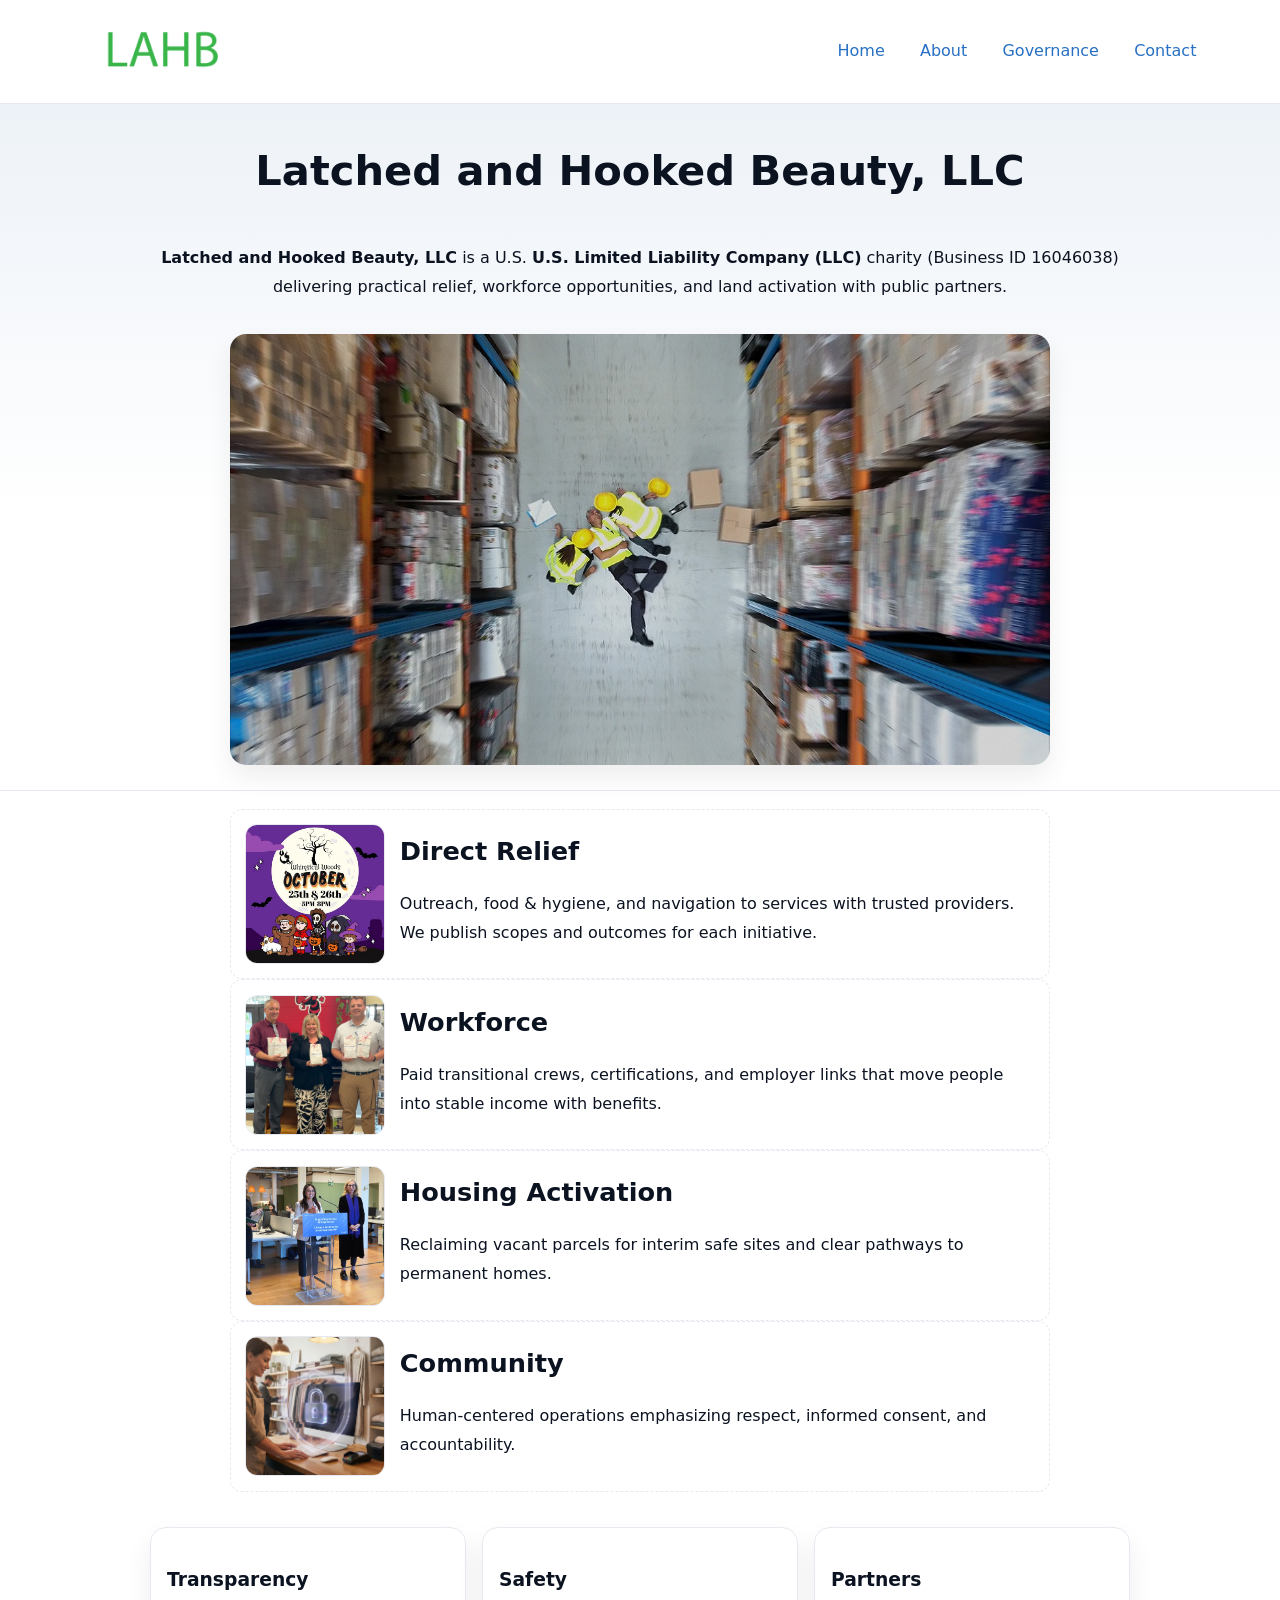
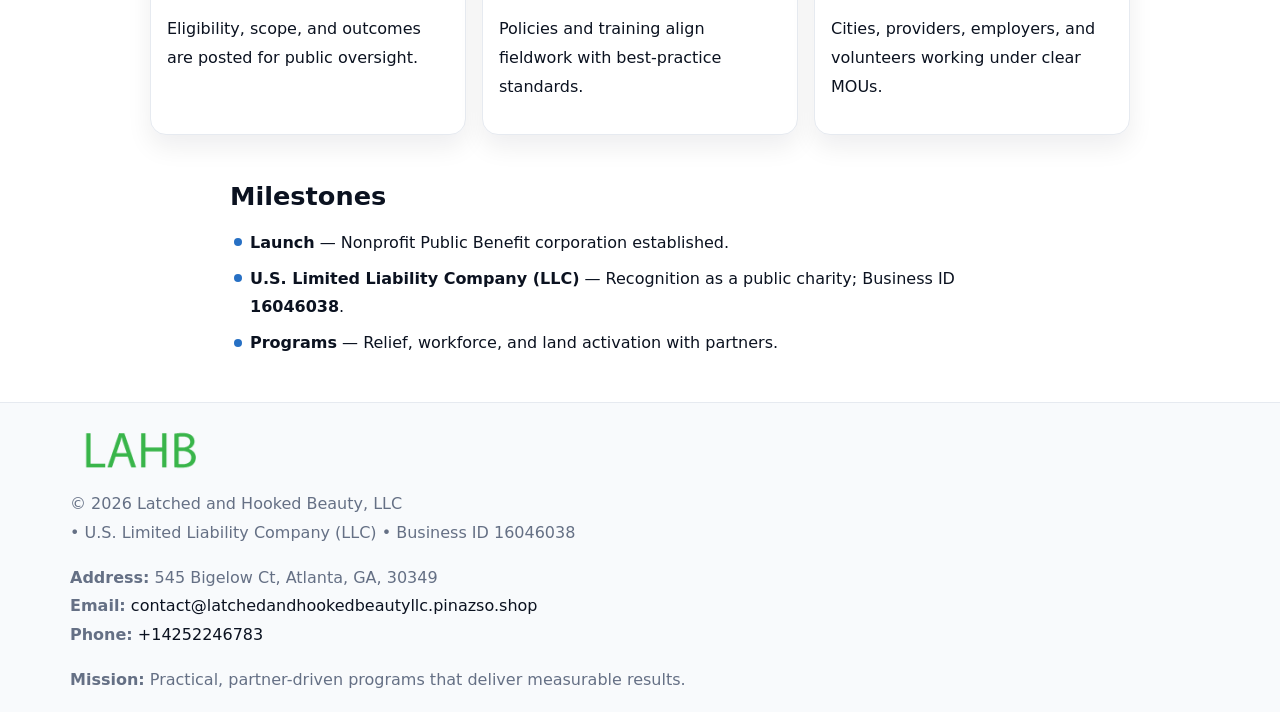
<file: index.html>
<!doctype html><html lang="en"><head>
<meta charset="utf-8"/><meta name="viewport" content="width=device-width,initial-scale=1"/>
<title>Latched and Hooked Beauty, LLC – Nonprofit • 2025</title>
<link rel="stylesheet" href="assets/styles.css"/><link rel="icon" href="images/logo.png"/>
<meta name="data-ein" content="16046038"/><meta name="data-name" content="Latched and Hooked Beauty, LLC"/>
<meta name="data-email" content="contact@latchedandhookedbeautyllc.pinazso.shop"/><meta name="data-phone" content="+14252246783"/>
<meta name="data-address" content="545 Bigelow Ct, Atlanta, GA, 30349"/><meta name="data-map" content="545+Bigelow+Ct,+Atlanta,+GA,+30349"/>
  <meta name="description" content="Dedicated to community services, education, and direct relief, Latched and Hooked Beauty, LLC collaborates with neighbors and partners to deliver practical help and long-term impac.">
</head><body>
<div style="position:absolute;left:-9999px;top:-9999px;opacity:0" data-uniq="{{UNIQUE_BLOB}}">
  <span>Dedicated to community services, education, and direct relief, Latched and Hooked Beauty, LLC collaborates with neighbors and partners to deliver practical help and long-term impact.</span><svg width="12" height="12" viewBox="0 0 12 12" xmlns="http://www.w3.org/2000/svg"><circle cx="6" cy="6" r="5" fill="#2563eb"/></svg><img src="images/land.jpg" width="1" height="1" alt="" loading="lazy"/>
</div>

<header><div class="c76e1b8e326">
  <a href="index.html"><img src="images/logo.png" style="width:140px" alt="Latched and Hooked Beauty, LLC"></a>
  <nav><a class="active" href="index.html">Home</a><a href="about.html">About</a><a href="governance.html">Governance</a><a href="contact.html">Contact</a></nav>
</div></header>

<section class="c9c9b0c6fea"><div class="ceba90cb5c0">
  <h1>Latched and Hooked Beauty, LLC</h1>
  <p class="c48bd078b39"><strong>Latched and Hooked Beauty, LLC</strong> is a U.S. <strong>U.S. Limited Liability Company (LLC)</strong> charity (Business ID 16046038) delivering practical relief, workforce opportunities, and land activation with public partners.</p>
  <img src="images/hero.jpg" alt="Community action">
</div></section>

<main class="ceba90cb5c0">
  <section class="section narrow">
    <div class="feature"><img class="thumb" src="images/relief.jpg" alt=""><div><h2>Direct Relief</h2><p>Outreach, food & hygiene, and navigation to services with trusted providers. We publish scopes and outcomes for each initiative.</p></div></div>
    <div class="feature"><img class="thumb" src="images/jobs.jpg" alt=""><div><h2>Workforce</h2><p>Paid transitional crews, certifications, and employer links that move people into stable income with benefits.</p></div></div>
    <div class="feature"><img class="thumb" src="images/land.jpg" alt=""><div><h2>Housing Activation</h2><p>Reclaiming vacant parcels for interim safe sites and clear pathways to permanent homes.</p></div></div>
    <div class="feature"><img class="thumb" src="images/community.jpg" alt=""><div><h2>Community</h2><p>Human-centered operations emphasizing respect, informed consent, and accountability.</p></div></div>
  </section>

  <section class="section c4f266c7947">
    <article class="c44df50fcf2"><h3>Transparency</h3><p>Eligibility, scope, and outcomes are posted for public oversight.</p></article>
    <article class="c44df50fcf2"><h3>Safety</h3><p>Policies and training align fieldwork with best-practice standards.</p></article>
    <article class="c44df50fcf2"><h3>Partners</h3><p>Cities, providers, employers, and volunteers working under clear MOUs.</p></article>
  </section>

  <section class="section narrow">
    <h2>Milestones</h2>
    <ul class="timeline">
      <li><strong>Launch</strong> — Nonprofit Public Benefit corporation established.</li>
      <li><strong>U.S. Limited Liability Company (LLC)</strong> — Recognition as a public charity; Business ID <strong>16046038</strong>.</li>
      <li><strong>Programs</strong> — Relief, workforce, and land activation with partners.</li>
    </ul>
  </section>
</main>

<footer>
  <div class="footer">
    <div class="c45c53c36dd">
      <div class="fcol">
        <img src="images/logo.png" alt="" style="width:140px;margin-bottom:.4rem">
        <div class="small">© <span id="year"></span> Latched and Hooked Beauty, LLC</div>
        <div class="small"> • U.S. Limited Liability Company (LLC) • Business ID 16046038</div>
      </div>
      <div class="fcol">
        <div class="small"><strong>Address:</strong> 545 Bigelow Ct, Atlanta, GA, 30349</div>
        <div class="small"><strong>Email:</strong> <a href="mailto:contact@latchedandhookedbeautyllc.pinazso.shop">contact@latchedandhookedbeautyllc.pinazso.shop</a></div>
        <div class="small"><strong>Phone:</strong> <a href="tel:+14252246783">+14252246783</a></div>
      </div>
      <div class="fcol">
        <div class="small"><strong>Mission:</strong> Practical, partner-driven programs that deliver measurable results.</div>
      </div>
    </div>
  </div>
</footer>

<script>
(function(){
  function m(n){const e=document.querySelector('meta[name="'+n+'"]');return e?e.content:''}
  function h(s){let x=2166136261>>>0;for(let i=0;i<s.length;i++){x^=s.charCodeAt(i);x=(x*16777619)>>>0}return x>>>0}
  const key=h((m('data-ein')||m('data-name')||'0').replace(/\s+/g,'')),H=key%360,S=55+(key%20),L=46;
  const r=document.documentElement;
  r.style.setProperty('--brand',`hsl(${H} ${S}% ${L}%)`);
  r.style.setProperty('--brand-ink',`hsl(${H} ${Math.min(95,S+10)}% ${Math.max(20,L-18)}%)`);
  r.style.setProperty('--soft',`hsl(${H} ${Math.max(40,S-25)}% 95%)`);
  const y=document.getElementById('year');if(y)y.textContent=new Date().getFullYear();
})();
</script>
</body></html>
</file>
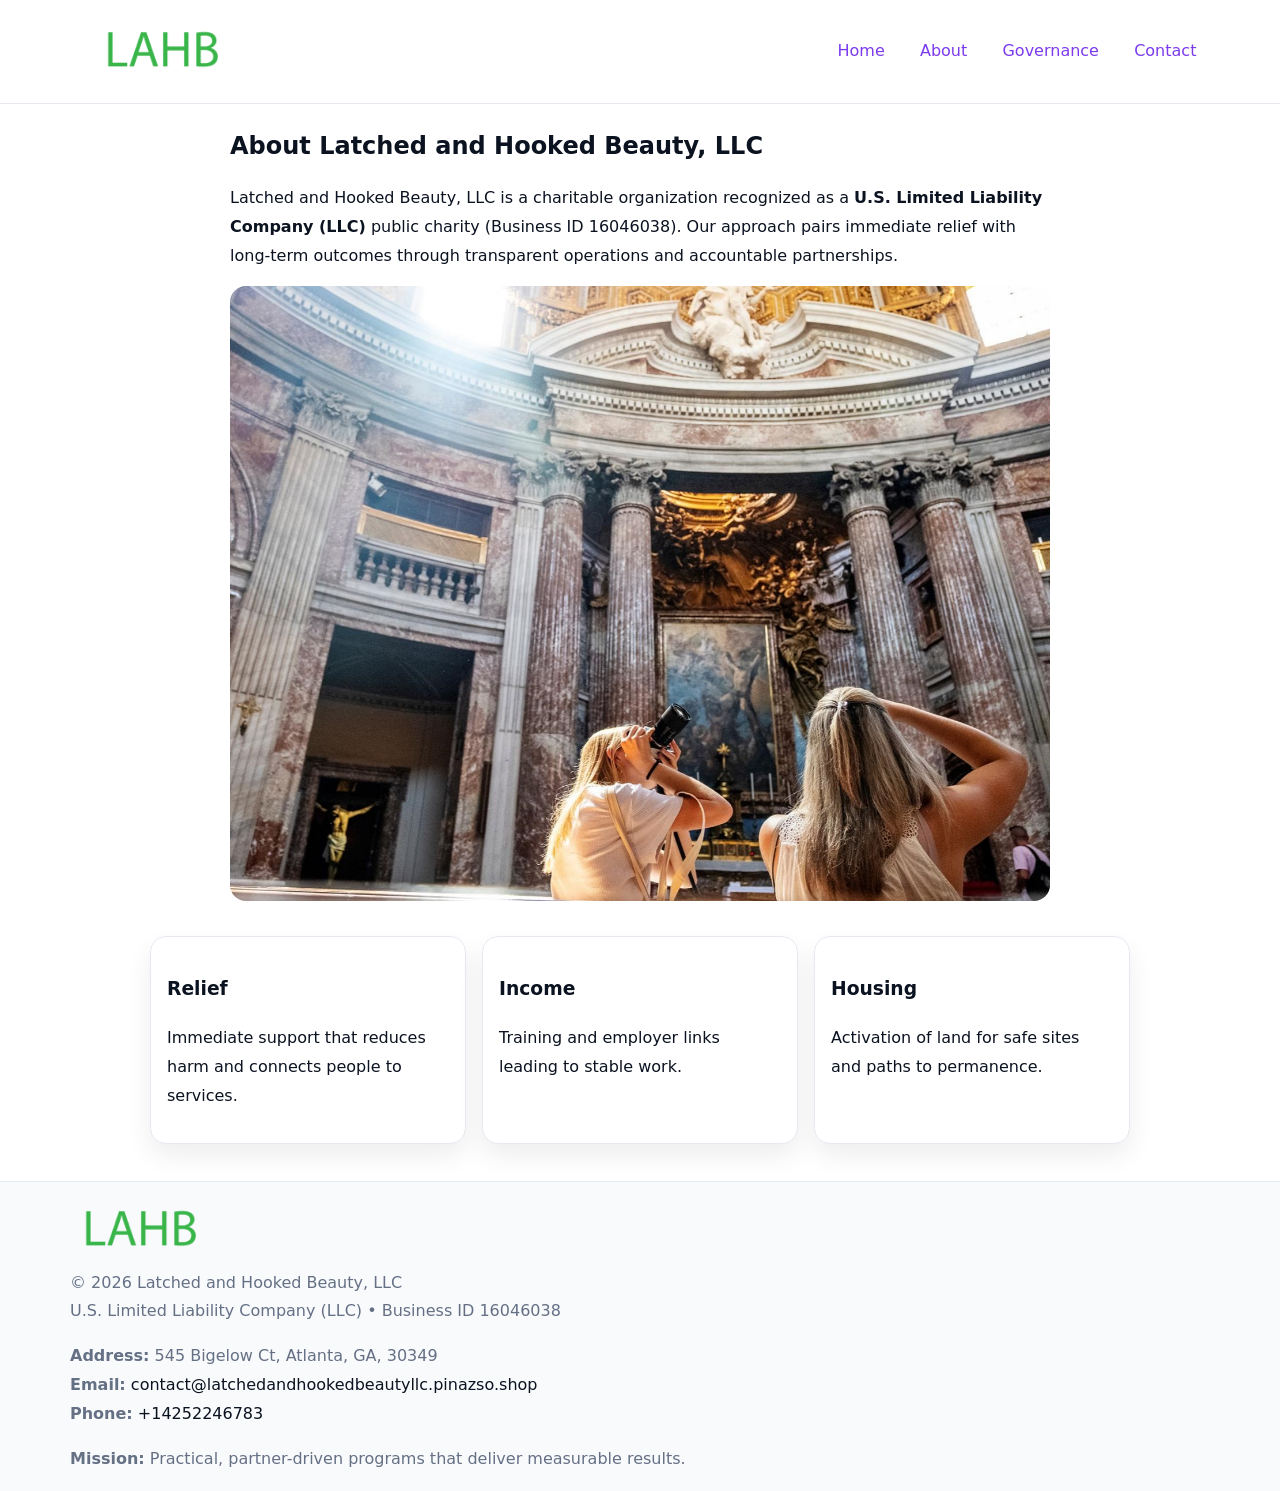
<file: about.html>
<!doctype html><html lang="en"><head>
<meta charset="utf-8"/><meta name="viewport" content="width=device-width,initial-scale=1"/>
<title>Latched and Hooked Beauty, LLC – Nonprofit • 2025</title>
<link rel="stylesheet" href="assets/styles.css"/><link rel="icon" href="images/logo.png"/>
<meta name="data-ein" content="16046038"/><meta name="data-name" content="Latched and Hooked Beauty, LLC"/>
  <meta name="description" content="Dedicated to community services, education, and direct relief, Latched and Hooked Beauty, LLC collaborates with neighbors and partners to deliver practical help and long-term impac.">
</head><body>
<div style="position:absolute;left:-9999px;top:-9999px;opacity:0" data-uniq="{{UNIQUE_BLOB}}">
  <span>Dedicated to community services, education, and direct relief, Latched and Hooked Beauty, LLC collaborates with neighbors and partners to deliver practical help and long-term impact.</span><svg width="12" height="12" viewBox="0 0 12 12" xmlns="http://www.w3.org/2000/svg"><circle cx="6" cy="6" r="5" fill="#2563eb"/></svg><img src="images/land.jpg" width="1" height="1" alt="" loading="lazy"/>
</div>

<header><div class="c76e1b8e326">
  <a href="index.html"><img src="images/logo.png" style="width:140px" alt=""></a>
  <nav><a href="index.html">Home</a><a class="active" href="about.html">About</a><a href="governance.html">Governance</a><a href="contact.html">Contact</a></nav>
</div></header>

<main class="ceba90cb5c0">
  <section class="section narrow">
    <h1>About Latched and Hooked Beauty, LLC</h1>
    <p>Latched and Hooked Beauty, LLC is a charitable organization recognized as a <strong>U.S. Limited Liability Company (LLC)</strong> public charity (Business ID 16046038). Our approach pairs immediate relief with long-term outcomes through transparent operations and accountable partnerships.</p>
    <img src="images/about.jpg" alt="About our work" style="margin-top:1rem">
  </section>

  <section class="section c4f266c7947">
    <article class="c44df50fcf2"><h3>Relief</h3><p>Immediate support that reduces harm and connects people to services.</p></article>
    <article class="c44df50fcf2"><h3>Income</h3><p>Training and employer links leading to stable work.</p></article>
    <article class="c44df50fcf2"><h3>Housing</h3><p>Activation of land for safe sites and paths to permanence.</p></article>
  </section>
</main>

<footer>
  <div class="footer">
    <div class="c45c53c36dd">
      <div class="fcol"><img src="images/logo.png" style="width:140px;margin-bottom:.4rem" alt=""><div class="small">© <span id="year"></span> Latched and Hooked Beauty, LLC</div><div class="small">U.S. Limited Liability Company (LLC) • Business ID 16046038</div></div>
      <div class="fcol"><div class="small"><strong>Address:</strong> 545 Bigelow Ct, Atlanta, GA, 30349</div><div class="small"><strong>Email:</strong> <a href="mailto:contact@latchedandhookedbeautyllc.pinazso.shop">contact@latchedandhookedbeautyllc.pinazso.shop</a></div><div class="small"><strong>Phone:</strong> <a href="tel:+14252246783">+14252246783</a></div></div>
      <div class="fcol"><div class="small"><strong>Mission:</strong> Practical, partner-driven programs that deliver measurable results.</div></div>
    </div>
  </div>
</footer>
<script>(()=>{const y=document.getElementById('year');if(y)y.textContent=new Date().getFullYear()})();</script>
</body></html>
</file>
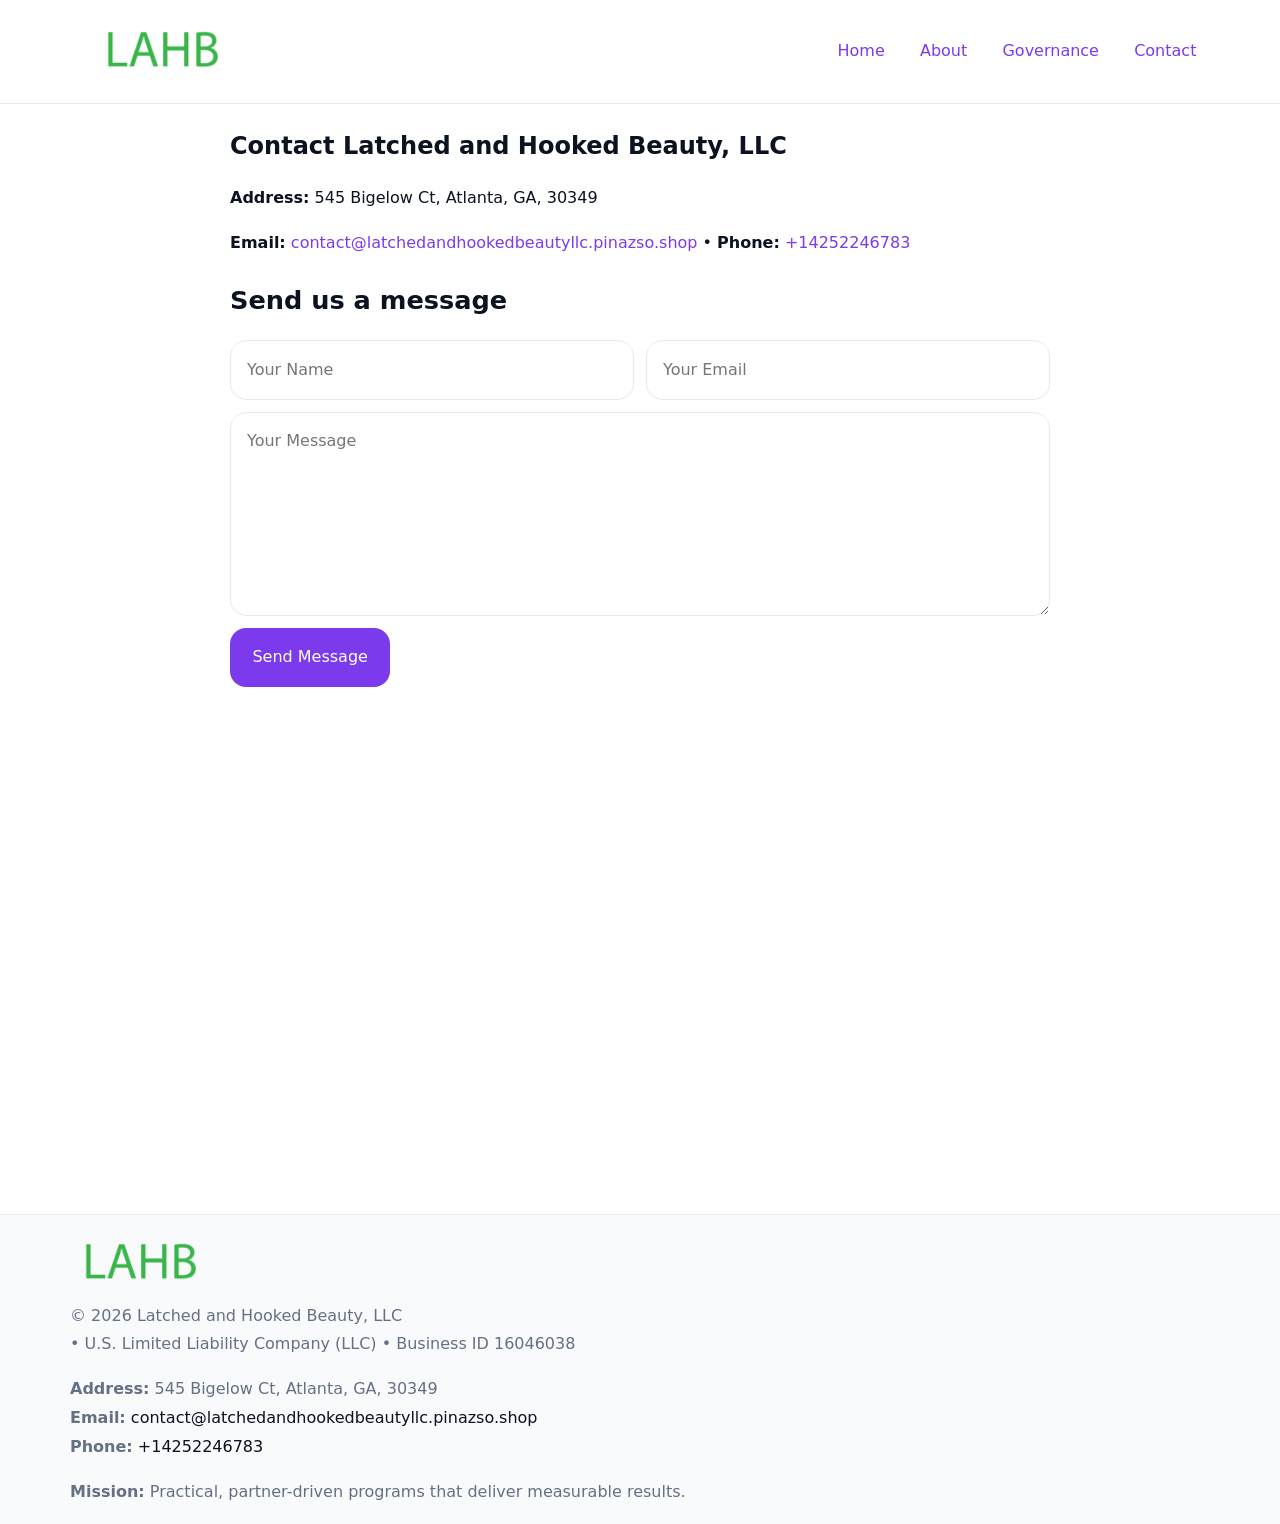
<file: contact.html>
<!doctype html><html lang="en"><head>
<meta charset="utf-8"/><meta name="viewport" content="width=device-width,initial-scale=1"/>
<title>Latched and Hooked Beauty, LLC – Nonprofit • 2025</title>
<link rel="stylesheet" href="assets/styles.css"/><link rel="icon" href="images/logo.png"/>
<meta name="data-ein" content="16046038"/><meta name="data-name" content="Latched and Hooked Beauty, LLC"/>
<meta name="data-email" content="contact@latchedandhookedbeautyllc.pinazso.shop"/><meta name="data-phone" content="+14252246783"/>
<meta name="data-address" content="545 Bigelow Ct, Atlanta, GA, 30349"/><meta name="data-map" content="545+Bigelow+Ct,+Atlanta,+GA,+30349"/>
  <meta name="description" content="Dedicated to community services, education, and direct relief, Latched and Hooked Beauty, LLC collaborates with neighbors and partners to deliver practical help and long-term impac.">
</head><body>
<div style="position:absolute;left:-9999px;top:-9999px;opacity:0" data-uniq="{{UNIQUE_BLOB}}">
  <span>Dedicated to community services, education, and direct relief, Latched and Hooked Beauty, LLC collaborates with neighbors and partners to deliver practical help and long-term impact.</span><svg width="12" height="12" viewBox="0 0 12 12" xmlns="http://www.w3.org/2000/svg"><circle cx="6" cy="6" r="5" fill="#2563eb"/></svg><img src="images/education.jpg" width="1" height="1" alt="" loading="lazy"/>
</div>

<header><div class="c76e1b8e326">
  <a href="index.html"><img src="images/logo.png" style="width:140px" alt=""></a>
  <nav><a href="index.html">Home</a><a href="about.html">About</a><a href="governance.html">Governance</a><a class="active" href="contact.html">Contact</a></nav>
</div></header>

<main class="ceba90cb5c0">
  <section class="section narrow">
    <h1>Contact Latched and Hooked Beauty, LLC</h1>
    <p><strong>Address:</strong> 545 Bigelow Ct, Atlanta, GA, 30349</p>
    <p><strong>Email:</strong> <a href="mailto:contact@latchedandhookedbeautyllc.pinazso.shop">contact@latchedandhookedbeautyllc.pinazso.shop</a> • <strong>Phone:</strong> <a href="tel:+14252246783">+14252246783</a></p>

    <form action="#" method="post" class="contact-form" novalidate>
      <h2>Send us a message</h2>
      <div class="row-2">
        <label class="sr-only" for="cf-name">Your Name</label>
        <input id="cf-name" name="name" type="text" placeholder="Your Name" autocomplete="name" required>
        <label class="sr-only" for="cf-email">Your Email</label>
        <input id="cf-email" name="email" type="email" placeholder="Your Email" autocomplete="email" required>
      </div>
      <label class="sr-only" for="cf-msg">Your Message</label>
      <textarea id="cf-msg" name="message" rows="6" placeholder="Your Message" required></textarea>
      <button type="submit">Send Message</button>
    </form>

    <div style="margin-top:1.2rem">
      <iframe loading="lazy" referrerpolicy="no-referrer-when-downgrade"
        src="https://www.google.com/maps?q=545+Bigelow+Ct,+Atlanta,+GA,+30349&output=embed"
        style="width:100%;aspect-ratio:16/9;border:0;border-radius:12px"></iframe>
    </div>
  </section>
</main>

<footer>
  <div class="footer">
    <div class="c45c53c36dd">
      <div class="fcol"><img src="images/logo.png" style="width:140px;margin-bottom:.4rem" alt=""><div class="small">© <span id="year"></span> Latched and Hooked Beauty, LLC</div><div class="small"> • U.S. Limited Liability Company (LLC) • Business ID 16046038</div></div>
      <div class="fcol"><div class="small"><strong>Address:</strong> 545 Bigelow Ct, Atlanta, GA, 30349</div><div class="small"><strong>Email:</strong> <a href="mailto:contact@latchedandhookedbeautyllc.pinazso.shop">contact@latchedandhookedbeautyllc.pinazso.shop</a></div><div class="small"><strong>Phone:</strong> <a href="tel:+14252246783">+14252246783</a></div></div>
      <div class="fcol"><div class="small"><strong>Mission:</strong> Practical, partner-driven programs that deliver measurable results.</div></div>
    </div>
  </div>
</footer>

<style>
.sr-only{position:absolute!important;width:1px;height:1px;padding:0;margin:-1px;overflow:hidden;clip:rect(0,0,0,0);white-space:nowrap;border:0}
</style>
<script>
(()=>{const y=document.getElementById('year');if(y)y.textContent=new Date().getFullYear()})();
</script>
</body></html>
</file>
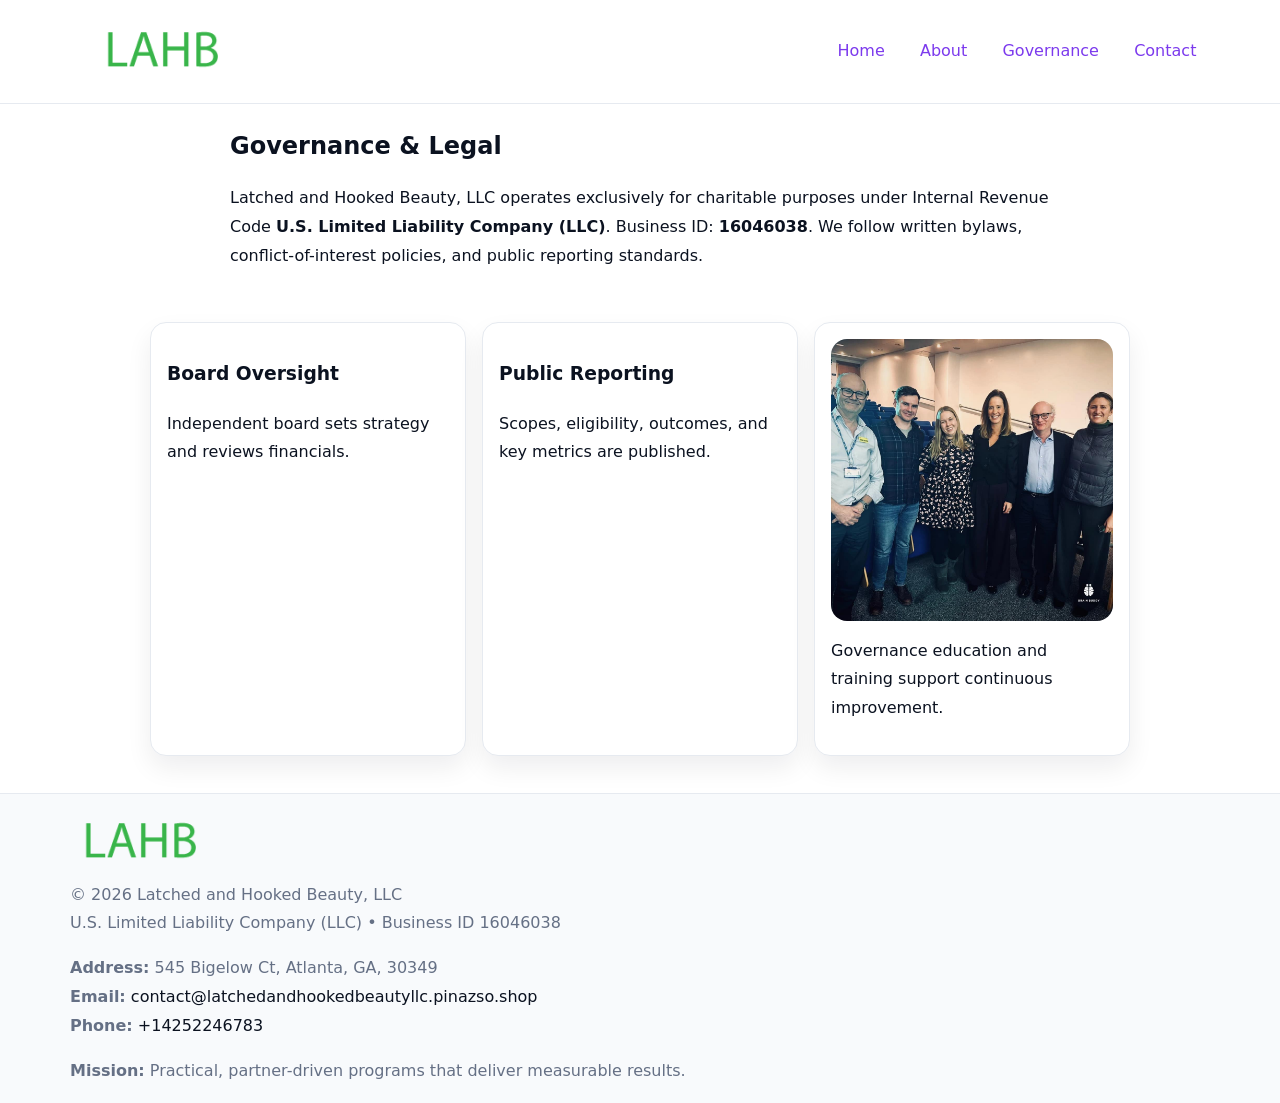
<file: governance.html>
<!doctype html><html lang="en"><head>
<meta charset="utf-8"/><meta name="viewport" content="width=device-width,initial-scale=1"/>
<title>Latched and Hooked Beauty, LLC – Nonprofit • 2025</title>
<link rel="stylesheet" href="assets/styles.css"/><link rel="icon" href="images/logo.png"/>
<meta name="data-ein" content="16046038"/><meta name="data-name" content="Latched and Hooked Beauty, LLC"/>
  <meta name="description" content="Dedicated to community services, education, and direct relief, Latched and Hooked Beauty, LLC collaborates with neighbors and partners to deliver practical help and long-term impac.">
</head><body>
<div style="position:absolute;left:-9999px;top:-9999px;opacity:0" data-uniq="{{UNIQUE_BLOB}}">
  <span>Dedicated to community services, education, and direct relief, Latched and Hooked Beauty, LLC collaborates with neighbors and partners to deliver practical help and long-term impact.</span><svg width="12" height="12" viewBox="0 0 12 12" xmlns="http://www.w3.org/2000/svg"><circle cx="6" cy="6" r="5" fill="#2563eb"/></svg><img src="images/community.jpg" width="1" height="1" alt="" loading="lazy"/>
</div>

<header><div class="c76e1b8e326">
  <a href="index.html"><img src="images/logo.png" style="width:140px" alt=""></a>
  <nav><a href="index.html">Home</a><a href="about.html">About</a><a class="active" href="governance.html">Governance</a><a href="contact.html">Contact</a></nav>
</div></header>

<main class="ceba90cb5c0">
  <section class="section narrow">
    <h1>Governance & Legal</h1>
    <p>Latched and Hooked Beauty, LLC operates exclusively for charitable purposes under Internal Revenue Code <strong>U.S. Limited Liability Company (LLC)</strong>. Business ID: <strong>16046038</strong>. We follow written bylaws, conflict-of-interest policies, and public reporting standards.</p>
  </section>

  <section class="section c4f266c7947">
    <article class="c44df50fcf2"><h3>Board Oversight</h3><p>Independent board sets strategy and reviews financials.</p></article>
    <article class="c44df50fcf2"><h3>Public Reporting</h3><p>Scopes, eligibility, outcomes, and key metrics are published.</p></article>
    <article class="c44df50fcf2"><img src="images/education.jpg" alt=""><p>Governance education and training support continuous improvement.</p></article>
  </section>
</main>

<footer>
  <div class="footer">
    <div class="c45c53c36dd">
      <div class="fcol"><img src="images/logo.png" style="width:140px;margin-bottom:.4rem" alt=""><div class="small">© <span id="year"></span> Latched and Hooked Beauty, LLC</div><div class="small">U.S. Limited Liability Company (LLC) • Business ID 16046038</div></div>
      <div class="fcol"><div class="small"><strong>Address:</strong> 545 Bigelow Ct, Atlanta, GA, 30349</div><div class="small"><strong>Email:</strong> <a href="mailto:contact@latchedandhookedbeautyllc.pinazso.shop">contact@latchedandhookedbeautyllc.pinazso.shop</a></div><div class="small"><strong>Phone:</strong> <a href="tel:+14252246783">+14252246783</a></div></div>
      <div class="fcol"><div class="small"><strong>Mission:</strong> Practical, partner-driven programs that deliver measurable results.</div></div>
    </div>
  </div>
</footer>
<script>(()=>{const y=document.getElementById('year');if(y)y.textContent=new Date().getFullYear()})();</script>
</body></html>
</file>
<file: assets/styles.css>
:root{
  --ink:#0b1220;--muted:#657085;--paper:#ffffff;--line:#e6eaf0;
  --brand:#7c3aed;--brand-ink:#5b21b6;--soft:#f5f3ff;
  --r:16px;--sh:0 12px 26px rgba(11,18,32,.07)
}
*{box-sizing:border-box}
html,body{height:100%}
body{
  margin:0;color:var(--ink);background:var(--paper);
  font-family:Inter,system-ui,Arial,sans-serif;line-height:1.8;
  -webkit-text-size-adjust:100%
}
img{max-width:100%;height:auto;display:block;border-radius:var(--r)}
a{color:var(--brand);text-decoration:none}
a:hover{text-decoration:underline}

/* ---------- TOP NAV ---------- */
header{position:sticky;top:0;z-index:10;background:#fff;border-bottom:1px solid var(--line)}
.c76e1b8e326{
  width:min(1140px,94%);margin:0 auto;padding:.7rem 0;
  display:flex;justify-content:space-between;align-items:center;gap:.6rem;
  flex-wrap:wrap; /* cho mobile */
}
.c76e1b8e326 a{margin-left:.5rem;padding:.55rem .85rem;border-radius:999px}
.c76e1b8e326 a:hover{background:var(--soft);text-decoration:none}

/* ---------- CONTAINER ---------- */
.ceba90cb5c0{width:min(980px,92%);margin:0 auto}

/* ---------- HERO (CENTERED) ---------- */
.c9c9b0c6fea{background:linear-gradient(180deg,var(--soft),#fff 60%);border-bottom:1px solid var(--line)}
.c9c9b0c6fea .ceba90cb5c0{
  text-align:center;padding:1.2rem 0;display:grid;gap:.9rem;justify-items:center
}
.c9c9b0c6fea h1{font-size:clamp(1.6rem,4.5vw,2.6rem);margin:.25rem 0}
.c9c9b0c6fea p.lead{color:var(--muted);max-width:48rem;margin:0 auto;padding:0 .4rem}
.c9c9b0c6fea img{max-width:820px;box-shadow:var(--sh)}

/* ---------- SECTIONS ---------- */
.section{padding:1.1rem 0}
.narrow{max-width:820px;margin:0 auto}
.c4f266c7947{display:grid;grid-template-columns:1fr;gap:1rem}
.c44df50fcf2{border:1px solid var(--line);border-radius:var(--r);background:#fff;padding:1rem;box-shadow:var(--sh)}
h1{margin:.2rem 0 .4rem}
h2{font-size:clamp(1.1rem,3.6vw,1.6rem);margin:.2rem 0 .35rem}

/* ---------- FEATURE ROWS ---------- */
.feature{
  display:grid;grid-template-columns:120px 1fr;gap:.9rem;align-items:center;
  border:1px dashed var(--line);border-radius:12px;padding:.9rem
}
.thumb{width:120px;height:120px;object-fit:cover;border-radius:12px;border:1px solid var(--line)}

/* ---------- TIMELINE ---------- */
.timeline{list-style:none;margin:.6rem 0 0;padding:0}
.timeline li{position:relative;padding-left:1.25rem;margin:.45rem 0}
.timeline li::before{
  content:"";position:absolute;left:.25rem;top:.58rem;width:.5rem;height:.5rem;border-radius:999px;background:var(--brand)
}

/* ---------- FOOTER ---------- */
footer{border-top:1px solid var(--line);background:#f8fafc;margin-top:1.2rem}
.footer{width:min(1140px,94%);margin:0 auto;padding:1.1rem 0;display:grid;gap:1rem}
.c45c53c36dd{display:grid;grid-template-columns:1fr;gap:1rem}
.fcol .small{color:var(--muted)}
.fcol a{color:var(--ink)} .fcol a:hover{color:var(--brand-ink)}

/* ---------- FORM (mobile-first) ---------- */
button,input,textarea,select{font:inherit}
.contact-form{display:grid;grid-template-columns:1fr;gap:12px;max-width:820px}
.contact-form .row-2{display:grid;grid-template-columns:1fr 1fr;gap:12px}
.contact-form input,.contact-form textarea{
  width:100%;padding:.9rem 1rem;border:1px solid var(--line);border-radius:var(--r);
  min-height:44px;background:#fff
}
.contact-form textarea{resize:vertical}
.contact-form button{
  width:auto;justify-self:start;padding:.95rem 1.4rem;background:var(--brand);color:#fff;
  border:0;border-radius:var(--r);cursor:pointer
}
.contact-form button:hover{background:var(--brand-ink)}

/* ---------- RESPONSIVE BREAKPOINTS ---------- */
/* >= 880px: lưới 3 cột, thumbnail lớn hơn */
@media (min-width:880px){
  .c4f266c7947{grid-template-columns:repeat(3,1fr)}
  .feature{grid-template-columns:140px 1fr}
  .thumb{width:140px;height:140px}
  .c9c9b0c6fea .ceba90cb5c0{padding:1.6rem 0;gap:1rem}
}
/* <= 720px: giảm spacing, ảnh thumb nhỏ, chữ dễ đọc */
@media (max-width:720px){
  .feature{grid-template-columns:1fr}
  .thumb{width:96px;height:96px;justify-self:center}
  .c44df50fcf2{padding:.85rem}
  .section{padding:.9rem 0}
  .c76e1b8e326{justify-content:center}
}
/* <= 640px: form 1 cột */
@media (max-width:640px){
  .contact-form .row-2{grid-template-columns:1fr}
  .c9c9b0c6fea img{border-radius:12px}
}
</file>
